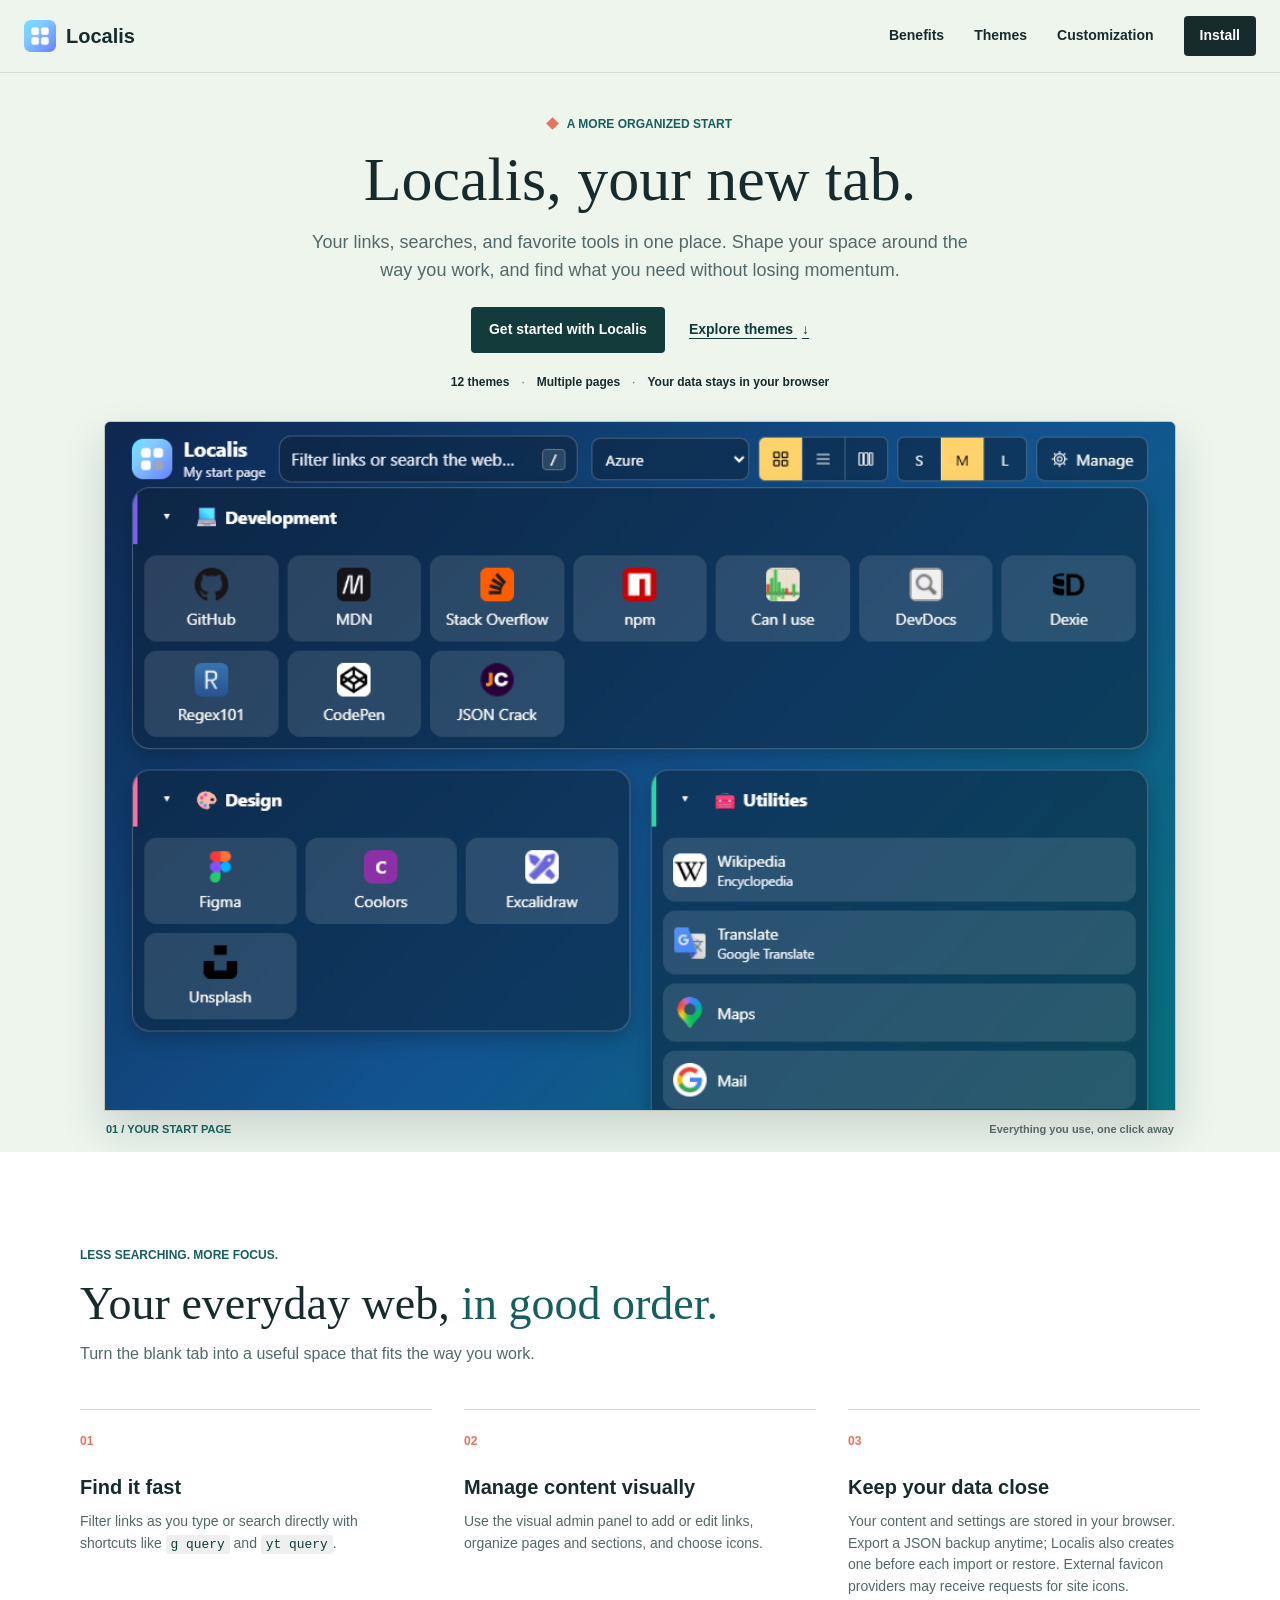
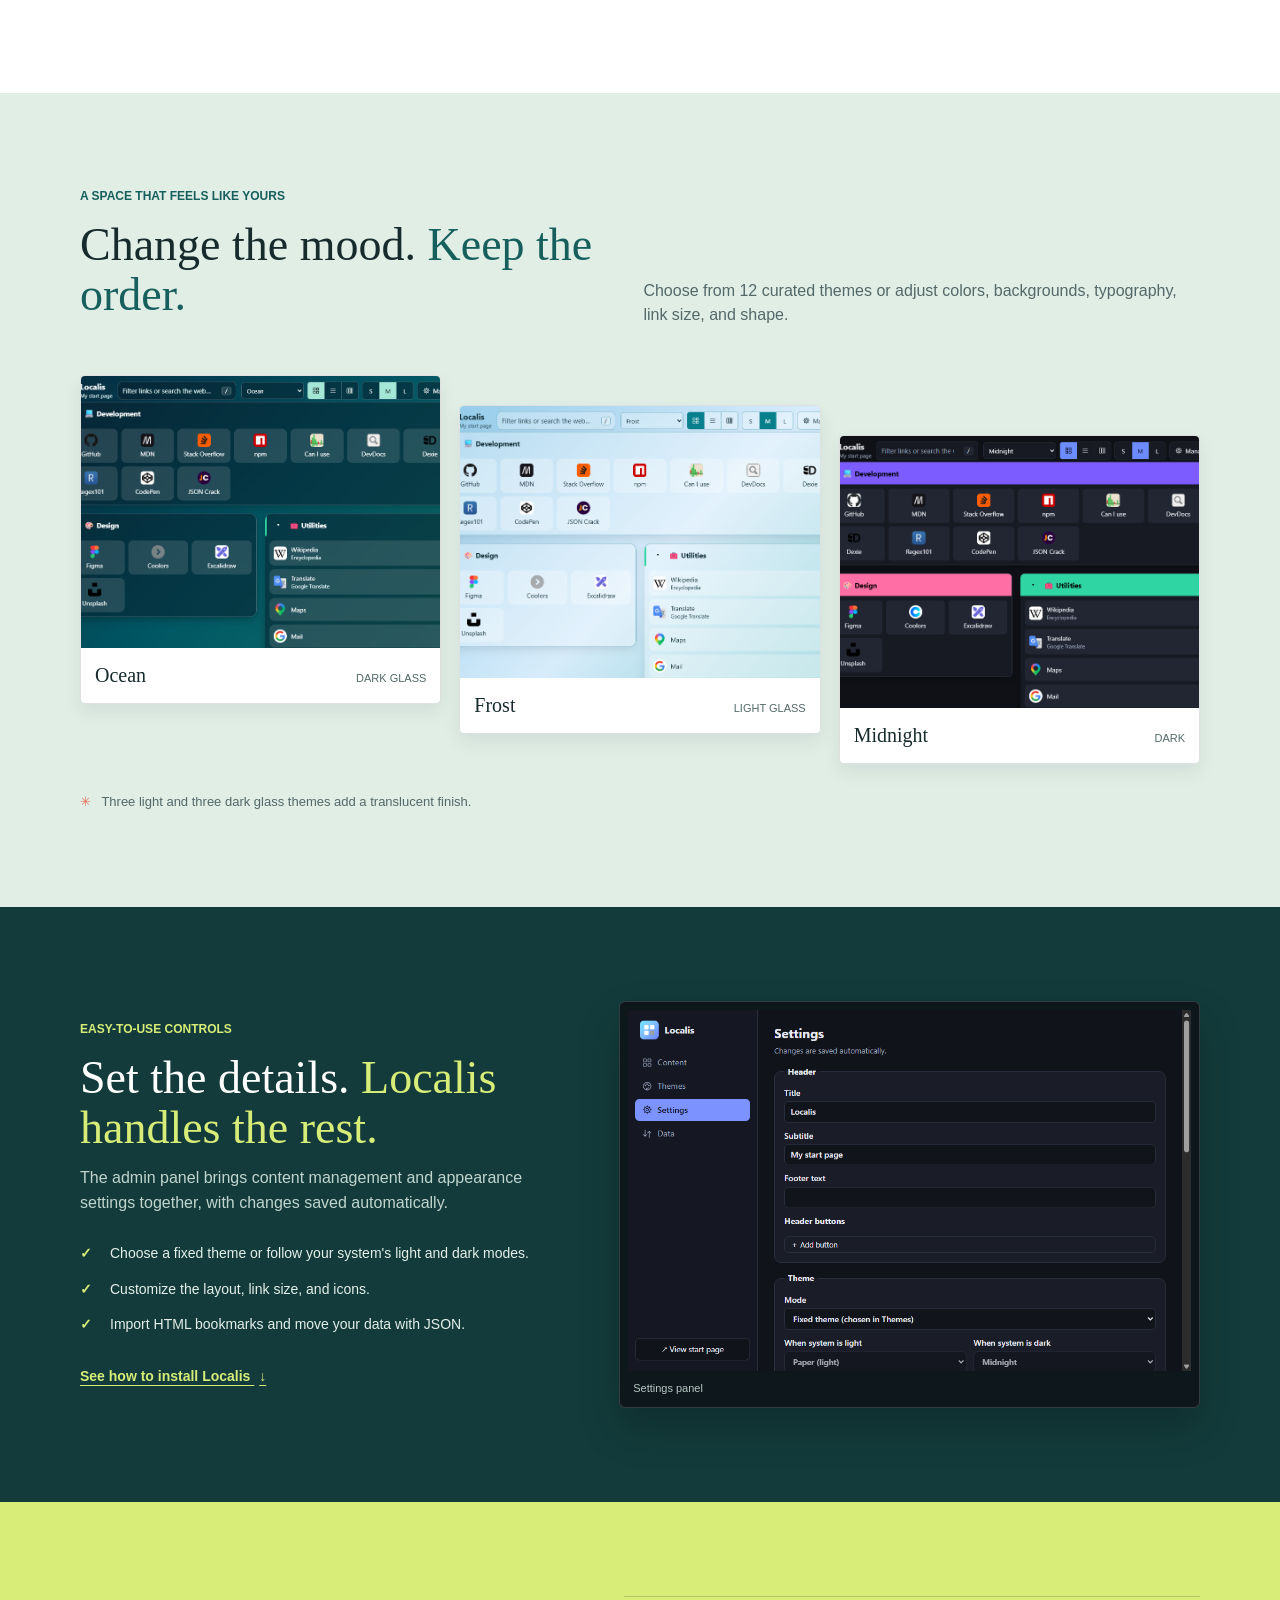
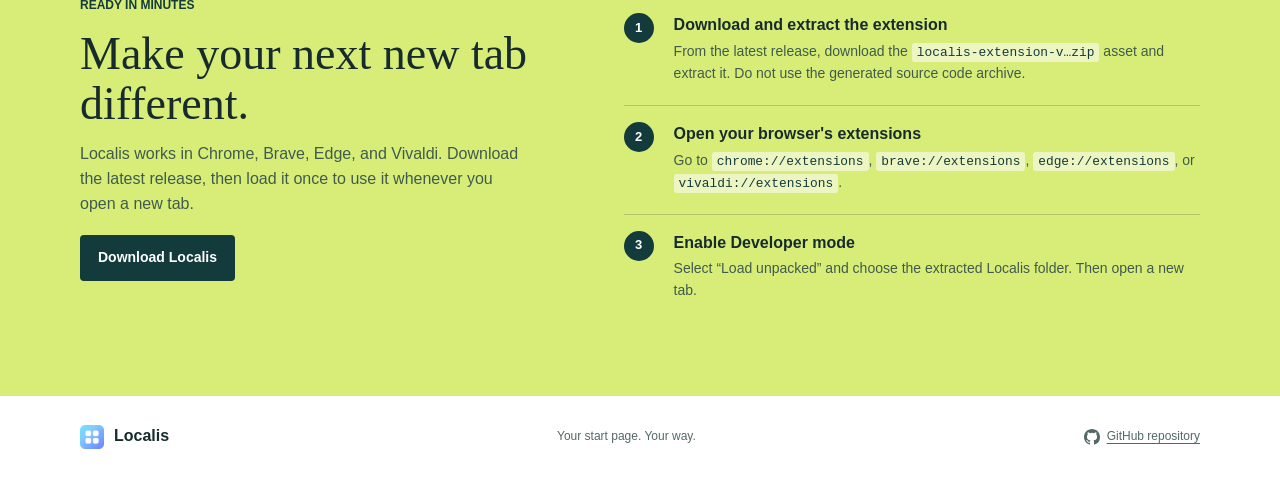
<file: index.html>
<!doctype html>
<html lang="en">
<head>
  <meta charset="utf-8">
  <meta name="viewport" content="width=device-width, initial-scale=1">
  <meta name="description" content="Localis turns every new tab into a personal space for your links, pages, and searches.">
  <meta name="theme-color" content="#edf5ed">
  <title>Localis | Your new tab, your way</title>
  <link rel="icon" href="icons/icon32.png">
  <link rel="stylesheet" href="css/landing.css">
</head>
<body>
  <a class="skip-link" href="#content">Skip to content</a>

  <header class="site-header">
    <div class="nav-wrap">
      <a class="brand" href="index.html" aria-label="Localis home">
        <img src="icons/icon48.png" alt="" width="32" height="32">
        <span>Localis</span>
      </a>
      <nav class="site-nav" aria-label="Main navigation">
        <a href="#benefits">Benefits</a>
        <a href="#themes">Themes</a>
        <a href="#settings">Customization</a>
        <a class="nav-cta" href="#installation">Install</a>
      </nav>
    </div>
  </header>

  <main id="content">
    <section class="hero" aria-labelledby="hero-title">
      <div class="container">
        <div class="hero-copy">
          <p class="eyebrow"><span class="eyebrow-mark"></span> A more organized start</p>
          <h1 id="hero-title">Localis, your new tab.</h1>
          <p class="hero-lede">Your links, searches, and favorite tools in one place. Shape your space around the way you work, and find what you need without losing momentum.</p>
          <div class="hero-actions">
            <a class="button button-primary" href="#installation">Get started with Localis</a>
            <a class="text-link" href="#themes">Explore themes <span aria-hidden="true">↓</span></a>
          </div>
          <p class="hero-proof"><strong>12 themes</strong><span>·</span><strong>Multiple pages</strong><span>·</span><strong>Your data stays in your browser</strong></p>
        </div>

        <figure class="hero-screen">
          <img src="assets/localis-glass.png" alt="Localis new tab with the Azure theme, search, sections, and shortcuts">
          <figcaption><span>01 / YOUR START PAGE</span><span>Everything you use, one click away</span></figcaption>
        </figure>
      </div>
    </section>

    <section class="benefits section-pad" id="benefits" aria-labelledby="benefits-title">
      <div class="container">
        <div class="section-heading">
          <p class="eyebrow">Less searching. More focus.</p>
          <h2 id="benefits-title">Your everyday web, <span>in good order.</span></h2>
          <p>Turn the blank tab into a useful space that fits the way you work.</p>
        </div>
        <div class="benefit-grid">
          <article class="benefit">
            <span class="benefit-number">01</span>
            <h3>Find it fast</h3>
            <p>Filter links as you type or search directly with shortcuts like <code>g query</code> and <code>yt query</code>.</p>
          </article>
          <article class="benefit">
            <span class="benefit-number">02</span>
            <h3>Manage content visually</h3>
            <p>Use the visual admin panel to add or edit links, organize pages and sections, and choose icons.</p>
          </article>
          <article class="benefit">
            <span class="benefit-number">03</span>
            <h3>Keep your data close</h3>
            <p>Your content and settings are stored in your browser. Export a JSON backup anytime; Localis also creates one before each import or restore. External favicon providers may receive requests for site icons.</p>
          </article>
        </div>
      </div>
    </section>

    <section class="themes section-pad" id="themes" aria-labelledby="themes-title">
      <div class="container">
        <div class="section-heading section-heading-inline">
          <div>
            <p class="eyebrow">A space that feels like yours</p>
            <h2 id="themes-title">Change the mood. <span>Keep the order.</span></h2>
          </div>
          <p>Choose from 12 curated themes or adjust colors, backgrounds, typography, link size, and shape.</p>
        </div>
        <div class="theme-gallery">
          <figure class="theme-shot theme-shot-ocean">
            <img src="assets/localis-ocean.png" alt="Localis with the Ocean theme in deep blue and turquoise" loading="lazy">
            <figcaption><span>Ocean</span><span>Dark glass</span></figcaption>
          </figure>
          <figure class="theme-shot theme-shot-arctic">
            <img src="assets/localis-arctic-glass.png" alt="Localis with the light Frost theme in shades of blue and turquoise" loading="lazy">
            <figcaption><span>Frost</span><span>Light glass</span></figcaption>
          </figure>
          <figure class="theme-shot theme-shot-midnight">
            <img src="assets/localis-midnight.png" alt="Localis with the dark Midnight theme" loading="lazy">
            <figcaption><span>Midnight</span><span>Dark</span></figcaption>
          </figure>
        </div>
        <p class="theme-note"><span aria-hidden="true">✳</span> Three light and three dark glass themes add a translucent finish.</p>
      </div>
    </section>

    <section class="settings section-pad" id="settings" aria-labelledby="settings-title">
      <div class="container settings-layout">
        <div class="settings-copy">
          <p class="eyebrow">Easy-to-use controls</p>
          <h2 id="settings-title">Set the details. <span>Localis handles the rest.</span></h2>
          <p>The admin panel brings content management and appearance settings together, with changes saved automatically.</p>
          <ul class="settings-list">
            <li><span class="check" aria-hidden="true">✓</span> Choose a fixed theme or follow your system's light and dark modes.</li>
            <li><span class="check" aria-hidden="true">✓</span> Customize the layout, link size, and icons.</li>
            <li><span class="check" aria-hidden="true">✓</span> Import HTML bookmarks and move your data with JSON.</li>
          </ul>
          <a class="text-link text-link-light" href="#installation">See how to install Localis <span aria-hidden="true">↓</span></a>
        </div>
        <figure class="settings-screen">
          <img src="assets/localis-settings.png" alt="Localis settings panel for configuring the header, theme, layout, and behavior" loading="lazy">
          <figcaption>Settings panel</figcaption>
        </figure>
      </div>
    </section>

    <section class="install section-pad" id="installation" aria-labelledby="install-title">
      <div class="container install-layout">
        <div>
          <p class="eyebrow">Ready in minutes</p>
          <h2 id="install-title">Make your next new tab different.</h2>
          <p class="install-description">Localis works in Chrome, Brave, Edge, and Vivaldi. Download the latest release, then load it once to use it whenever you open a new tab.</p>
          <a class="button button-primary" href="https://github.com/scaamanho/tabra/releases" target="_blank" rel="noopener noreferrer">Download Localis</a>
        </div>
        <ol class="install-steps">
          <li><span>1</span><div><strong>Download and extract the extension</strong><p>From the latest release, download the <code>localis-extension-v…zip</code> asset and extract it. Do not use the generated source code archive.</p></div></li>
          <li><span>2</span><div><strong>Open your browser's extensions</strong><p>Go to <code>chrome://extensions</code>, <code>brave://extensions</code>, <code>edge://extensions</code>, or <code>vivaldi://extensions</code>.</p></div></li>
          <li><span>3</span><div><strong>Enable Developer mode</strong><p>Select “Load unpacked” and choose the extracted Localis folder. Then open a new tab.</p></div></li>
        </ol>
      </div>
    </section>
  </main>

  <footer class="site-footer">
    <div class="container footer-inner">
      <a class="brand" href="index.html"><img src="icons/icon32.png" alt="" width="24" height="24"><span>Localis</span></a>
      <p>Your start page. Your way.</p>
      <a class="repo-link" href="https://github.com/scaamanho/tabra" target="_blank" rel="noopener noreferrer">
        <svg aria-hidden="true" viewBox="0 0 16 16"><path d="M8 0C3.58 0 0 3.58 0 8c0 3.54 2.29 6.53 5.47 7.59.4.07.55-.17.55-.38 0-.19-.01-.82-.01-1.49-2.01.37-2.53-.49-2.69-.94-.09-.23-.48-.94-.82-1.13-.28-.15-.68-.52-.01-.53.63-.01 1.08.58 1.23.82.72 1.21 1.87.87 2.33.66.07-.52.28-.87.51-1.07-1.78-.2-3.64-.89-3.64-3.95 0-.87.31-1.59.82-2.15-.08-.2-.36-1.02.08-2.12 0 0 .67-.21 2.2.82a7.65 7.65 0 0 1 4 0c1.53-1.04 2.2-.82 2.2-.82.44 1.1.16 1.92.08 2.12.51.56.82 1.27.82 2.15 0 3.07-1.87 3.75-3.65 3.95.29.25.54.73.54 1.48 0 1.07-.01 1.93-.01 2.2 0 .21.15.46.55.38A8.01 8.01 0 0 0 16 8c0-4.42-3.58-8-8-8Z"/></svg>
        <span>GitHub repository</span>
      </a>
    </div>
  </footer>
</body>
</html>
</file>
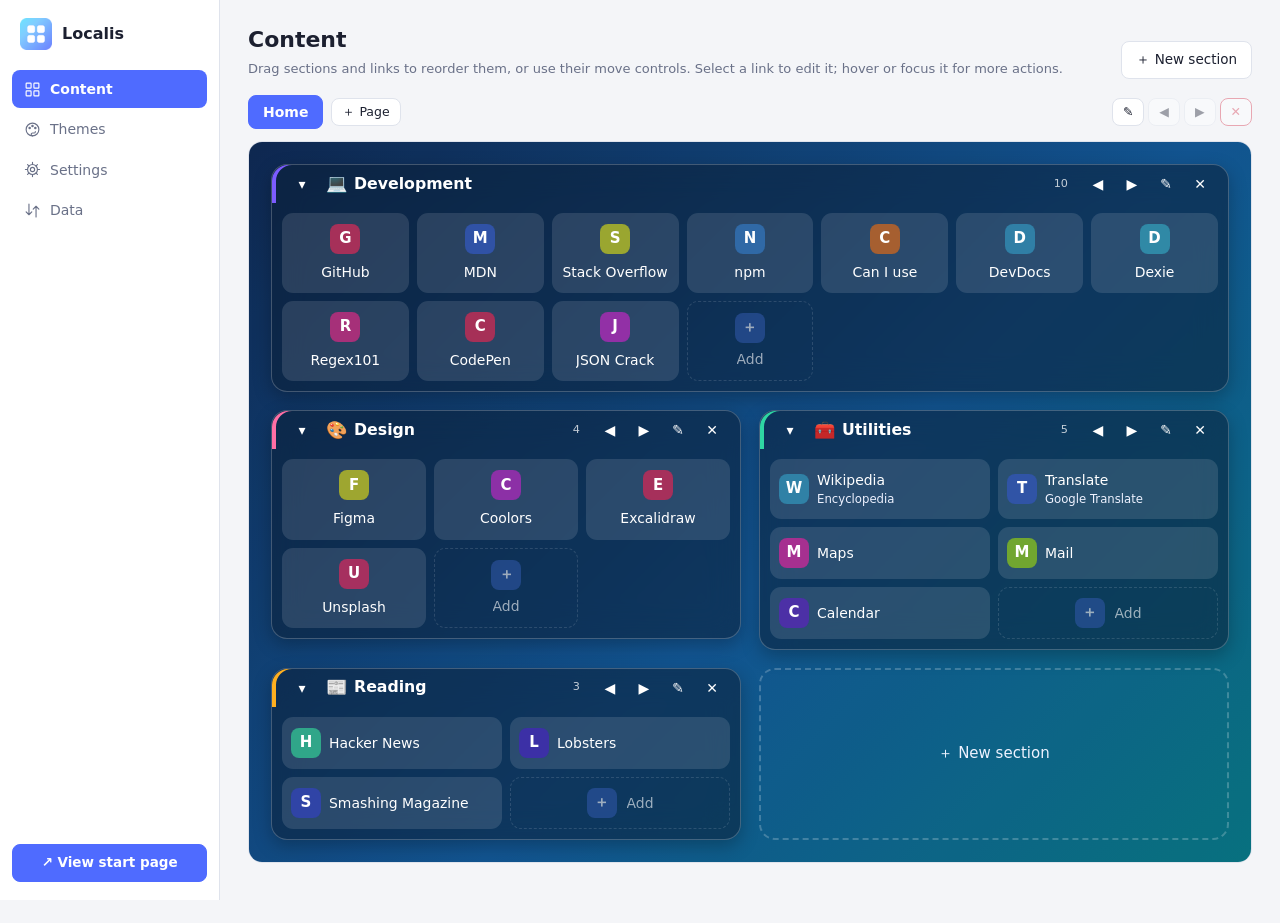
<file: admin.html>
<!doctype html>
<html lang="en">
<head>
  <meta charset="utf-8">
  <meta name="viewport" content="width=device-width, initial-scale=1">
  <title>Localis · Administration</title>
  <link rel="icon" href="icons/icon32.png">
  <link rel="stylesheet" href="css/base.css">
  <link rel="stylesheet" href="css/admin.css">
  <style id="preview-css"></style>
</head>
<body class="admin">
  <aside class="side">
    <div class="side-brand"><img src="icons/icon48.png" alt="" width="32" height="32"><strong>Localis</strong></div>
    <nav id="tabs">
      <button data-tab="dash" aria-current="page"><svg aria-hidden="true" viewBox="0 0 24 24"><rect x="3" y="3" width="7" height="7" rx="1"/><rect x="14" y="3" width="7" height="7" rx="1"/><rect x="3" y="14" width="7" height="7" rx="1"/><rect x="14" y="14" width="7" height="7" rx="1"/></svg> Content</button>
      <button data-tab="themes"><svg aria-hidden="true" viewBox="0 0 24 24"><circle cx="12" cy="12" r="9"/><circle cx="8" cy="10" r="1"/><circle cx="12" cy="7" r="1"/><circle cx="16" cy="10" r="1"/><path d="M12 21c-3-1-2-4 0-4h2a2 2 0 0 0 2-2"/></svg> Themes</button>
      <button data-tab="settings"><svg aria-hidden="true" viewBox="0 0 24 24"><circle cx="12" cy="12" r="3"/><circle cx="12" cy="12" r="7"/><path d="M12 2v3m0 14v3M2 12h3m14 0h3M5 5l2 2m10 10 2 2M19 5l-2 2M7 17l-2 2"/></svg> Settings</button>
      <button data-tab="data"><svg aria-hidden="true" viewBox="0 0 24 24"><path d="M7 3v15m-4-4 4 4 4-4M17 21V6m-4 4 4-4 4 4"/></svg> Data</button>
    </nav>
    <a class="btn primary side-link" id="open-newtab" href="newtab.html"><span aria-hidden="true">↗</span> View start page</a>
  </aside>

  <main>
    <!-- ======================= CONTENIDO ======================= -->
    <section class="tab" id="tab-dash">
      <div class="toolbar">
        <div>
          <h1>Content</h1>
          <p class="hint">Drag sections and links to reorder them, or use their move controls. Select a link to edit it; hover or focus it for more actions.</p>
        </div>
        <div class="toolbar-actions">
          <button class="btn" id="btn-add-section">＋ New section</button>
        </div>
      </div>
      <div class="page-bar">
        <nav id="page-tabs" class="page-tabs" aria-label="Pages"></nav>
        <button class="btn small" id="btn-page-add">＋ Page</button>
        <span class="page-tools">
          <button class="btn small" id="btn-page-edit" title="Rename / change page icon" aria-label="Edit page">✎</button>
          <button class="btn small" id="btn-page-left" title="Move left" aria-label="Move page left">◀</button>
          <button class="btn small" id="btn-page-right" title="Move right" aria-label="Move page right">▶</button>
          <button class="btn small danger" id="btn-page-del" title="Delete page" aria-label="Delete page">✕</button>
        </span>
      </div>
      <div class="scope dash-scope" id="dash-scope">
        <div class="dash-wrap"><div id="dash"></div></div>
      </div>
    </section>

    <!-- ======================= TEMAS ======================= -->
    <section class="tab" id="tab-themes" hidden>
      <div class="toolbar">
        <div>
          <h1>Themes</h1>
          <p class="hint">Themes define colors, background, typography, and shape. Customize a built-in theme to create your own copy.</p>
        </div>
        <div class="toolbar-actions">
          <button class="btn" id="btn-theme-import">Import theme…</button>
          <button class="btn primary" id="btn-theme-new">＋ New theme</button>
          <input type="file" id="theme-file" accept="application/json,.json" hidden>
        </div>
      </div>

      <div id="theme-list"></div>

      <div id="theme-editor" class="editor" hidden>
        <div class="editor-form">
          <div class="editor-head">
            <input id="theme-name" class="name-input" maxlength="60" placeholder="Theme name" aria-label="Theme name">
          </div>
          <div id="theme-fields"></div>
          <div class="editor-actions">
            <button class="btn" id="theme-cancel">Cancel</button>
            <button class="btn" id="theme-save">Save</button>
            <button class="btn primary" id="theme-save-apply">Save and activate</button>
          </div>
        </div>
        <div class="editor-preview">
          <h3>Live preview</h3>
          <div class="scope" id="theme-preview"><div class="dash-wrap"><div id="preview-dash"></div></div></div>
          <p class="hint">Custom CSS also applies in the preview (limited to this area).</p>
        </div>
      </div>
    </section>

    <!-- ======================= AJUSTES ======================= -->
    <section class="tab" id="tab-settings" hidden>
      <div class="toolbar"><div><h1>Settings</h1><p class="hint">Changes are saved automatically.</p></div></div>
      <form id="settings-form" class="cards" autocomplete="off">
        <fieldset class="card">
          <legend>Header</legend>
          <label>Title <input name="title" maxlength="80"></label>
          <label>Subtitle <input name="subtitle" maxlength="160"></label>
          <label>Footer text <input name="footer" maxlength="300"></label>
          <div class="sub">
            <strong>Header buttons</strong>
            <div id="header-links"></div>
            <button type="button" class="btn small" id="btn-add-hlink">＋ Add button</button>
          </div>
        </fieldset>

        <fieldset class="card">
          <legend>Theme</legend>
          <label>Mode
            <select name="themeMode"><option value="fixed">Fixed theme (chosen in Themes)</option><option value="system">Follow system (light / dark)</option></select>
          </label>
          <div class="row2">
            <label>When system is light <select name="themeLightId"></select></label>
            <label>When system is dark <select name="themeDarkId"></select></label>
          </div>
        </fieldset>

        <fieldset class="card">
          <legend>Appearance and behavior</legend>
          <div class="row2">
            <label>Layout
              <select name="layout"><option value="auto">Automatic grid</option><option value="vertical">Single column</option><option value="horizontal">Columns in a row</option></select>
            </label>
            <label>Link size
              <select name="itemSize"><option value="small">Small</option><option value="medium">Medium</option><option value="large">Large</option></select>
            </label>
          </div>
          <div class="row2">
            <label>Open links in
              <select name="openIn"><option value="same">Same tab</option><option value="new">New tab</option></select>
            </label>
            <label>Icons (favicons)
              <select name="faviconProvider">
                <option value="auto">Automatic</option>
                <option value="browser">Browser (Chrome/Edge, local)</option>
                <option value="duckduckgo">DuckDuckGo</option>
                <option value="google">Google</option>
                <option value="none">Letters only</option>
              </select>
            </label>
          </div>
          <label>Maximum width (px) <input name="maxWidth" type="number" min="600" max="4000" step="50"></label>
          <label class="check"><input name="showSearch" type="checkbox"> Show search</label>
        </fieldset>

        <fieldset class="card">
          <legend>Search</legend>
          <label>Default search engine <small>(use <code>%s</code> where the text goes)</small>
            <input name="searchEngine" placeholder="https://www.google.com/search?q=%s"></label>
          <label>Shortcuts <small>(one per line: <code>key url-with-%s</code>; type "key text" to use)</small>
            <textarea name="bangs" rows="6" spellcheck="false"></textarea></label>
        </fieldset>

        <fieldset class="card wide">
          <legend>Custom CSS (global)</legend>
          <textarea name="customCss" rows="7" spellcheck="false" placeholder=".item-title { letter-spacing: .02em; }"></textarea>
          <p class="hint">Applied on top of the active theme on the start page.</p>
        </fieldset>
      </form>
    </section>

    <!-- ======================= DATOS ======================= -->
    <section class="tab" id="tab-data" hidden>
      <div class="toolbar"><div><h1>Data</h1><p class="hint">Everything is stored in IndexedDB in your browser. Export a file to move your data to another device or keep an external backup.</p></div></div>
      <div class="cards">
        <div class="card">
          <h2>Export</h2>
          <label class="check"><input type="checkbox" id="exp-content" checked> Sections and links</label>
          <label class="check"><input type="checkbox" id="exp-settings" checked> Settings</label>
          <label class="check"><input type="checkbox" id="exp-themes" checked> Custom themes</label>
          <button class="btn primary" id="btn-export">Download JSON</button>
        </div>

        <div class="card">
          <h2>Import</h2>
          <input type="file" id="import-file" accept="application/json,.json">
          <div id="import-preview" hidden>
            <p id="import-summary" class="summary"></p>
            <ul id="import-warnings" class="warnings"></ul>
            <fieldset class="modes">
              <label class="check"><input type="radio" name="import-mode" value="merge" checked> <span><strong>Merge</strong> — adds to existing content and keeps your settings.</span></label>
              <label class="check"><input type="radio" name="import-mode" value="replace"> <span><strong>Replace</strong> — replaces the data included in the file, including settings.</span></label>
            </fieldset>
            <button class="btn primary" id="btn-import">Import</button>
            <button class="btn" id="btn-import-cancel">Cancel</button>
          </div>
          <hr>
          <h3>From browser bookmarks</h3>
          <p class="hint">Export bookmarks as HTML from your bookmark manager and upload them here. Each folder becomes a section.</p>
          <input type="file" id="bookmarks-file" accept=".html,.htm,text/html">
        </div>

        <div class="card wide">
          <div class="card-head">
            <h2>Automatic backups</h2>
            <button class="btn small" id="btn-backup-now">Create backup now</button>
          </div>
          <p class="hint">A backup is created before each import or restore. The latest 10 are kept.</p>
          <div id="backup-list"></div>
        </div>

        <div class="card wide danger">
          <h2>Danger zone</h2>
          <p class="hint">Delete everything and restore the sample data. A backup is created first.</p>
          <button class="btn danger" id="btn-reset">Reset to defaults</button>
        </div>
      </div>
    </section>
  </main>

  <!-- ======================= DIÁLOGOS ======================= -->
  <dialog id="dlg-item" aria-labelledby="item-dlg-title">
    <form id="form-item">
      <h3 id="item-dlg-title">Link</h3>
      <label>Title <input name="title" required maxlength="160"></label>
      <label>URL <input name="url" required placeholder="https://…" spellcheck="false"></label>
      <label>Description <input name="description" maxlength="300"></label>
      <div class="row2">
        <label>Section <select name="sectionId"></select></label>
        <label>Open in
          <select name="target"><option value="default">Use settings</option><option value="same">Same tab</option><option value="new">New tab</option></select>
        </label>
      </div>
      <fieldset>
        <legend>Icon</legend>
        <div class="icon-row">
          <div id="item-icon-preview" class="icon-preview"></div>
          <select name="iconType">
            <option value="favicon">Automatic (favicon)</option>
            <option value="emoji">Emoji / text</option>
            <option value="url">Image URL</option>
            <option value="upload">Upload image</option>
          </select>
          <input name="icon" placeholder="🚀" spellcheck="false">
          <button type="button" class="btn small" id="item-icon-file">Choose…</button>
          <input type="file" id="item-icon-input" accept="image/*" hidden>
        </div>
        <p class="hint">Leave Image URL empty to use the title's initial. Unavailable icons also use this initial.</p>
      </fieldset>
      <label>Tags <small>(for search only)</small> <input name="tags" maxlength="200"></label>
      <p class="form-error" id="item-error" hidden></p>
      <div class="actions"><button type="button" class="btn" data-close>Cancel</button><button class="btn primary">Save</button></div>
    </form>
  </dialog>

  <dialog id="dlg-move-item" aria-labelledby="move-item-title">
    <form id="form-move-item">
      <h3 id="move-item-title">Move link</h3>
      <label>Destination section <select name="sectionId"></select></label>
      <label>Position <select name="beforeItemId"></select></label>
      <p class="form-error" id="move-item-error" role="alert" hidden></p>
      <div class="actions"><button type="button" class="btn" data-close>Cancel</button><button class="btn primary">Move link</button></div>
    </form>
  </dialog>

  <dialog id="dlg-section" aria-labelledby="section-dlg-title">
    <form id="form-section">
      <h3 id="section-dlg-title">Section</h3>
      <label>Title <input name="title" required maxlength="120"></label>
      <label>Icon <small>(emoji or image URL)</small> <input name="icon" placeholder="💻" spellcheck="false"></label>
      <label>Page <select name="pageId"></select></label>
      <div>
        <span class="lbl">Header color</span>
        <div class="swatches" id="section-swatches"></div>
        <input type="color" name="color" aria-label="Custom color">
      </div>
      <div class="row2">
        <label>Width
          <select name="span"><option value="1">1 column</option><option value="2">2 columns</option><option value="3">3 columns</option></select>
        </label>
        <label>Display links as
          <select name="layout"><option value="grid">Icon grid</option><option value="list">List</option></select>
        </label>
      </div>
      <label class="check"><input type="checkbox" name="collapsed"> Collapsed by default</label>
      <div class="actions"><button type="button" class="btn" data-close>Cancel</button><button class="btn primary">Save</button></div>
    </form>
  </dialog>

  <dialog id="dlg-page" aria-labelledby="page-dlg-title">
    <form id="form-page">
      <h3 id="page-dlg-title">Page</h3>
      <div class="row2">
        <label>Title <input name="title" required maxlength="60"></label>
        <label>Icon <small>(emoji, optional)</small> <input name="icon" maxlength="8" placeholder="🏠"></label>
      </div>
      <div class="actions"><button type="button" class="btn" data-close>Cancel</button><button class="btn primary">Save</button></div>
    </form>
  </dialog>

  <div id="toast" role="status" aria-live="polite" hidden></div>
  <script type="module" src="js/admin.js"></script>
</body>
</html>
</file>
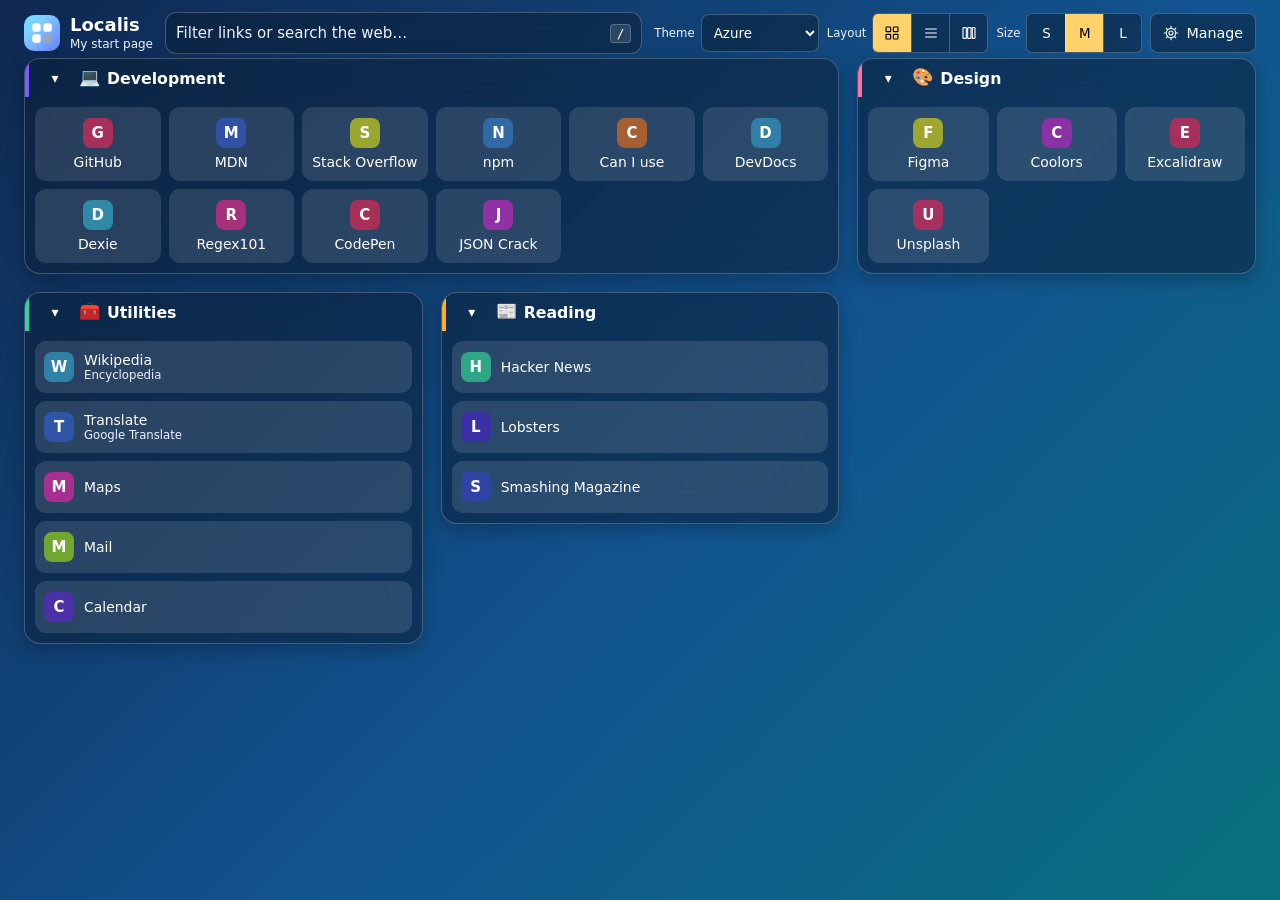
<file: newtab.html>
<!doctype html>
<html lang="en">
<head>
  <meta charset="utf-8">
  <meta name="viewport" content="width=device-width, initial-scale=1">
  <title>New tab</title>
  <link rel="icon" href="icons/icon32.png">
  <script src="js/boot.js"></script>
  <link rel="stylesheet" href="css/base.css">
  <link rel="stylesheet" href="css/newtab.css">
  <style id="theme-css"></style>
  <style id="user-css"></style>
</head>
<body class="scope">
  <a class="skip-link" href="#wrap">Skip to links</a>
  <header class="top">
    <div class="top-inner">
      <div class="brand">
        <img src="icons/icon48.png" alt="" width="36" height="36">
        <div><h1 id="title"></h1><p id="subtitle"></p></div>
      </div>
      <div class="bar">
        <label class="search" id="search-box">
          <span class="search-label">Search</span>
          <input id="q" type="search" autocomplete="off" spellcheck="false" placeholder="Filter links or search the web…">
          <kbd aria-hidden="true">/</kbd>
        </label>
        <div class="controls">
          <label class="ctl"><span>Theme</span><select id="theme-select"></select></label>
          <div class="ctl"><span id="layout-label">Layout</span>
            <div class="seg" id="layout-seg" role="group" aria-labelledby="layout-label">
              <button data-layout="auto" title="Automatic grid" aria-label="Automatic grid"><svg aria-hidden="true" viewBox="0 0 24 24"><rect x="3" y="3" width="7" height="7" rx="1"/><rect x="14" y="3" width="7" height="7" rx="1"/><rect x="3" y="14" width="7" height="7" rx="1"/><rect x="14" y="14" width="7" height="7" rx="1"/></svg></button>
              <button data-layout="vertical" title="Single column" aria-label="Single column"><svg aria-hidden="true" viewBox="0 0 24 24"><path d="M4 6h16M4 12h16M4 18h16"/></svg></button>
              <button data-layout="horizontal" title="Columns in a row" aria-label="Columns in a row"><svg aria-hidden="true" viewBox="0 0 24 24"><rect x="3" y="4" width="5" height="16" rx="1"/><rect x="10" y="4" width="5" height="16" rx="1"/><rect x="17" y="4" width="4" height="16" rx="1"/></svg></button>
            </div>
          </div>
          <div class="ctl"><span id="size-label">Size</span>
            <div class="seg" id="size-seg" role="group" aria-labelledby="size-label">
              <button data-size="small" title="Small" aria-label="Small links">S</button>
              <button data-size="medium" title="Medium" aria-label="Medium links">M</button>
              <button data-size="large" title="Large" aria-label="Large links">L</button>
            </div>
          </div>
          <button id="admin-btn" class="admin-btn" title="Manage"><svg aria-hidden="true" viewBox="0 0 24 24"><circle cx="12" cy="12" r="3"/><path d="M12 2v2m0 16v2M2 12h2m16 0h2M4.9 4.9l1.4 1.4m11.4 11.4 1.4 1.4m0-14.2-1.4 1.4M6.3 17.7l-1.4 1.4"/><circle cx="12" cy="12" r="7"/></svg><span>Manage</span></button>
        </div>
      </div>
      <nav id="header-links" class="hlinks" aria-label="Header links"></nav>
    </div>
    <nav id="page-tabs" class="ptabs" aria-label="Pages" hidden></nav>
  </header>

  <main class="dash-wrap" id="wrap" tabindex="-1">
    <div id="dash"></div>
    <div id="empty" class="empty" hidden>
      <p>There is nothing here yet.</p>
      <button class="admin-btn" data-open-admin>Create my first section</button>
    </div>
    <p id="no-results" class="empty" hidden>No matches. Press <kbd>Enter</kbd> to search the web.</p>
  </main>

  <footer id="footer"></footer>
  <script type="module" src="js/newtab.js"></script>
</body>
</html>
</file>
<file: css/landing.css>
:root {
  color-scheme: light;
  --ink: #172b2d;
  --muted: #536868;
  --paper: #edf5ed;
  --white: #ffffff;
  --line: #cbd9cf;
  --green: #175f5c;
  --green-dark: #133b3b;
  --lime: #d7ed78;
  --coral: #e9725d;
  --serif: Georgia, "Times New Roman", serif;
  --sans: "Avenir Next", Avenir, "Segoe UI", sans-serif;
}

* { box-sizing: border-box; }
html { scroll-behavior: smooth; }
body {
  margin: 0;
  background: var(--paper);
  color: var(--ink);
  font-family: var(--sans);
  font-size: 16px;
  line-height: 1.55;
}
img { display: block; max-width: 100%; }
a { color: inherit; }
a:focus-visible { outline: 3px solid currentColor; outline-offset: 3px; }
.container { width: min(1120px, calc(100% - 48px)); margin-inline: auto; }
.skip-link { position: absolute; top: -60px; left: 16px; z-index: 10; padding: 10px 14px; background: var(--ink); color: white; }
.skip-link:focus { top: 12px; }

.site-header { position: relative; z-index: 2; background: var(--paper); border-bottom: 1px solid rgba(23, 43, 45, .12); }
.nav-wrap { width: min(1280px, calc(100% - 48px)); min-height: 72px; margin-inline: auto; display: flex; align-items: center; justify-content: space-between; gap: 28px; }
.brand { display: inline-flex; align-items: center; gap: 10px; text-decoration: none; font-size: 20px; font-weight: 750; }
.brand img { width: 32px; height: 32px; }
.site-nav { display: flex; align-items: center; gap: 30px; font-size: 14px; font-weight: 650; }
.site-nav a { text-decoration: none; }
.site-nav a:not(.nav-cta):hover, .site-footer a:hover { color: var(--green); }
.nav-cta { padding: 9px 16px; background: var(--ink); color: var(--white); border-radius: 4px; }
.nav-cta:hover, .button-primary:hover { background: var(--green); }

.hero { padding: 42px 0 0; overflow: hidden; }
.hero-copy { max-width: 890px; margin: 0 auto 30px; text-align: center; }
.eyebrow { margin: 0 0 14px; color: var(--green); font-size: 12px; font-weight: 800; text-transform: uppercase; }
.eyebrow-mark { display: inline-block; width: 9px; height: 9px; margin-right: 7px; background: var(--coral); transform: rotate(45deg); }
h1, h2, h3, p { margin-top: 0; }
h1, h2 { font-family: var(--serif); font-weight: 500; letter-spacing: 0; }
h1 { max-width: 1100px; margin: 0 auto 18px; font-size: 62px; line-height: 1.02; }
h1 em { color: var(--green); font-weight: 500; }
.hero-lede { max-width: 670px; margin: 0 auto 22px; color: var(--muted); font-size: 18px; }
.hero-actions { display: flex; align-items: center; justify-content: center; gap: 24px; }
.button { display: inline-flex; min-height: 46px; align-items: center; justify-content: center; padding: 0 18px; border-radius: 4px; text-decoration: none; font-size: 14px; font-weight: 750; transition: background-color .18s ease, transform .18s ease; }
.button:hover { transform: translateY(-2px); }
.button-primary { background: var(--green-dark); color: white; }
.text-link { color: var(--green-dark); font-size: 14px; font-weight: 750; text-decoration-thickness: 1px; text-underline-offset: 4px; }
.text-link span { padding-left: 5px; }
.hero-proof { display: flex; justify-content: center; align-items: center; gap: 12px; margin: 20px 0 0; color: var(--muted); font-size: 12px; }
.hero-proof strong { color: var(--ink); font-weight: 750; }
.hero-screen { width: min(1120px, calc(100% - 48px)); margin: 0 auto; }
.hero-screen img { width: 100%; height: auto; border: 1px solid rgba(23, 43, 45, .22); border-radius: 6px 6px 0 0; box-shadow: 0 20px 44px rgba(23, 43, 45, .16); }
.hero-screen figcaption { display: flex; justify-content: space-between; padding: 10px 2px 14px; color: var(--muted); font-size: 11px; font-weight: 700; }
.hero-screen figcaption span:first-child { color: var(--green); }

.section-pad { padding: 94px 0; }
.benefits { background: var(--white); }
.section-heading { max-width: 660px; margin-bottom: 42px; }
.section-heading h2, .settings-copy h2, .install h2 { margin-bottom: 14px; font-size: 46px; line-height: 1.08; }
.section-heading h2 span { color: var(--green); }
.section-heading > p:last-child { max-width: 560px; margin-bottom: 0; color: var(--muted); }
.benefit-grid { display: grid; grid-template-columns: repeat(3, minmax(0, 1fr)); gap: 32px; }
.benefit { min-height: 190px; padding: 18px 22px 0 0; border-top: 1px solid var(--line); }
.benefit-number { color: var(--coral); font-size: 12px; font-weight: 800; }
.benefit h3 { margin: 19px 0 8px; font-size: 20px; letter-spacing: 0; }
.benefit p { max-width: 340px; margin: 0; color: var(--muted); font-size: 14px; }
code { padding: 2px 5px; background: rgba(23, 43, 45, .07); border-radius: 3px; color: var(--green-dark); font-size: .92em; }

.themes { background: #e1eee6; }
.section-heading-inline { max-width: none; display: flex; justify-content: space-between; align-items: end; gap: 50px; }
.section-heading-inline > p { max-width: 390px; padding-bottom: 5px; }
.theme-gallery { display: grid; grid-template-columns: repeat(3, minmax(0, 1fr)); gap: 18px; align-items: start; }
.theme-shot { min-width: 0; margin: 0; overflow: hidden; background: var(--white); border: 1px solid rgba(23, 43, 45, .14); border-radius: 5px; box-shadow: 0 8px 18px rgba(23, 43, 45, .08); }
.theme-shot img { width: 100%; aspect-ratio: 1.32 / 1; object-fit: cover; object-position: top center; }
.theme-shot figcaption { display: flex; justify-content: space-between; align-items: baseline; padding: 12px 14px; }
.theme-shot figcaption span:first-child { font-family: var(--serif); font-size: 20px; }
.theme-shot figcaption span:last-child { color: var(--muted); font-size: 11px; text-transform: uppercase; }
.theme-shot-arctic { margin-top: 30px; }
.theme-shot-midnight { margin-top: 60px; }
.theme-note { margin: 28px 0 0; color: var(--muted); font-size: 13px; }
.theme-note span { padding-right: 7px; color: var(--coral); }

.settings { background: var(--green-dark); color: white; }
.settings-layout { display: grid; grid-template-columns: .9fr 1.1fr; align-items: center; gap: 64px; }
.settings-copy .eyebrow { color: var(--lime); }
.settings-copy h2 { max-width: 500px; }
.settings-copy h2 span { color: var(--lime); }
.settings-copy > p:not(.eyebrow) { max-width: 460px; color: #c1d5cf; }
.settings-list { display: grid; gap: 14px; margin: 27px 0 28px; padding: 0; list-style: none; }
.settings-list li { display: grid; grid-template-columns: 20px 1fr; gap: 10px; color: #e4efea; font-size: 14px; }
.check { color: var(--lime); font-weight: 800; }
.text-link-light { color: var(--lime); }
.settings-screen { margin: 0; padding: 8px; background: #0e171c; border: 1px solid rgba(255, 255, 255, .16); border-radius: 6px; box-shadow: 0 20px 40px rgba(0, 0, 0, .22); }
.settings-screen img { width: 100%; height: auto; }
.settings-screen figcaption { padding: 9px 5px 2px; color: #b6c9c3; font-size: 11px; }

.install { background: var(--lime); }
.install-layout { display: grid; grid-template-columns: .9fr 1.1fr; gap: 72px; align-items: start; }
.install .eyebrow { color: var(--green-dark); }
.install h2 { max-width: 460px; }
.install-description { max-width: 440px; margin-bottom: 18px; color: #405b4e; }
.install-steps { display: grid; gap: 20px; margin: 0; padding: 0; list-style: none; }
.install-steps li { display: grid; grid-template-columns: 36px 1fr; gap: 14px; align-items: start; padding-top: 16px; border-top: 1px solid rgba(23, 43, 45, .2); }
.install-steps li > span { display: grid; width: 30px; aspect-ratio: 1; place-items: center; background: var(--green-dark); border-radius: 50%; color: white; font-size: 13px; font-weight: 750; }
.install-steps strong { display: block; margin-bottom: 3px; }
.install-steps p { margin: 0; color: #405b4e; font-size: 14px; }
.install code { background: rgba(255, 255, 255, .55); }

.site-footer { background: var(--white); }
.footer-inner { min-height: 82px; display: flex; align-items: center; justify-content: space-between; gap: 20px; }
.footer-inner .brand { font-size: 16px; }
.footer-inner .brand img { width: 24px; height: 24px; }
.footer-inner p, .footer-inner > a:last-child { margin: 0; color: var(--muted); font-size: 12px; }
.footer-inner > a:last-child { text-underline-offset: 3px; }
.repo-link { display: inline-flex; align-items: center; gap: 7px; }
.repo-link svg { width: 16px; height: 16px; fill: currentColor; }

@media (max-width: 760px) {
  .container, .nav-wrap { width: min(100% - 36px, 560px); }
  .nav-wrap { min-height: 64px; gap: 8px 14px; flex-wrap: wrap; padding-block: 12px; }
  .site-nav { gap: 12px; font-size: 12px; flex-wrap: wrap; }
  .nav-cta { padding: 8px 11px; }
  .hero { padding-top: 34px; }
  .hero-copy { margin-bottom: 25px; }
  h1 { font-size: 48px; }
  .hero-lede { font-size: 16px; }
  .hero-screen { width: calc(100% - 24px); }
  .section-pad { padding: 68px 0; }
  .section-heading h2, .settings-copy h2, .install h2 { font-size: 38px; }
  .benefit-grid { grid-template-columns: 1fr; gap: 18px; }
  .benefit { min-height: 0; padding: 15px 0 4px; }
  .benefit h3 { margin-top: 10px; }
  .section-heading-inline { display: block; }
  .section-heading-inline > p { margin-top: 18px; }
  .theme-gallery { grid-template-columns: 1fr 1fr; gap: 12px; }
  .theme-shot-arctic, .theme-shot-midnight { margin-top: 0; }
  .theme-shot-midnight { grid-column: 1 / -1; width: calc(50% - 6px); }
  .theme-shot img { aspect-ratio: 1.2 / 1; }
  .settings-layout, .install-layout { grid-template-columns: 1fr; gap: 38px; }
  .settings-screen { width: min(100%, 520px); margin-inline: auto; }
}

@media (max-width: 430px) {
  .container, .nav-wrap { width: calc(100% - 28px); }
  .brand { font-size: 18px; }
  .site-nav { gap: 11px; }
  h1 { font-size: 42px; }
  .hero-proof { flex-wrap: wrap; gap: 7px; font-size: 11px; }
  .hero-screen { width: calc(100% - 14px); }
  .hero-screen figcaption { gap: 14px; font-size: 9px; }
  .theme-gallery { grid-template-columns: 1fr; }
  .theme-shot-midnight { grid-column: auto; width: 100%; }
  .theme-shot img { aspect-ratio: 1.45 / 1; }
  .footer-inner { flex-wrap: wrap; padding-block: 18px; }
  .footer-inner p { order: 2; width: 100%; }
}

@media (prefers-reduced-motion: reduce) {
  html { scroll-behavior: auto; }
  *, *::before, *::after { transition-duration: .01ms !important; }
}
</file>
<file: css/base.css>
/* Estilos del tablero. Todo se alimenta de variables CSS generadas por el motor de temas. */
[hidden] { display: none !important; }

.scope {
  position: relative;
  isolation: isolate;
  color: var(--text);
  font-family: var(--font);
  font-size: var(--font-size);
}
.scope::before {
  content: '';
  position: absolute;
  inset: -2%;
  z-index: -1;
  background: linear-gradient(var(--overlay), var(--overlay)), var(--bg-image) center / cover no-repeat, var(--bg);
  filter: blur(var(--bg-blur));
  pointer-events: none;
}
body.scope::before { position: fixed; }

.dash-wrap { container-type: inline-size; }

/* ---------- rejilla de secciones ---------- */
.dash { --cols: 1; display: grid; grid-template-columns: repeat(var(--cols), minmax(0, 1fr)); gap: var(--gap); align-items: start; }
@container (min-width: 720px)  { .dash { --cols: 2; } }
@container (min-width: 1080px) { .dash { --cols: 3; } }
@container (min-width: 1500px) { .dash { --cols: 4; } }

.sec { grid-column: span 1; }
@container (min-width: 720px)  { .sec[data-span="2"], .sec[data-span="3"] { grid-column: span 2; } }
@container (min-width: 1080px) { .sec[data-span="3"] { grid-column: span 3; } }

.dash[data-layout="vertical"] { grid-template-columns: minmax(0, 1fr); }
.dash[data-layout="vertical"] .sec { grid-column: 1 / -1 !important; }
.dash[data-layout="horizontal"] { display: flex; flex-wrap: nowrap; overflow-x: auto; padding-bottom: 8px; }
.dash[data-layout="horizontal"] .sec { flex: 1 0 300px; }

/* ---------- sección ---------- */
.sec {
  background: var(--surface);
  backdrop-filter: blur(var(--surface-blur));
  -webkit-backdrop-filter: blur(var(--surface-blur));
  border: 1px solid var(--border);
  border-radius: var(--radius);
  box-shadow: var(--shadow);
  overflow: hidden;
}
.sec-head {
  display: flex; align-items: center; gap: 8px;
  padding: 3px 12px;
  background: var(--sec-color); color: var(--sec-text);
  font-family: var(--font-heading);
  user-select: none;
}
.sec-title { margin: 0; font-size: 1.05em; font-weight: 700; flex: 1; min-width: 0; overflow: hidden; text-overflow: ellipsis; white-space: nowrap; }
.sec-head .ico-emoji { font-size: 1.15em; line-height: 1; }
.sec-head .ico-img { width: 20px; height: 20px; }
.chev {
  all: unset; box-sizing: border-box; cursor: pointer; display: grid; place-items: center; min-width: 32px; min-height: 32px; text-align: center; font-size: 14px; line-height: 1;
  transition: transform .15s;
}
.chev:focus-visible { outline: 2px solid currentColor; outline-offset: -2px; }
.sec.collapsed .chev { transform: rotate(-90deg); }
.sec.collapsed .sec-body { display: none; }
.filtering .sec.collapsed .sec-body { display: grid; }
.filtering .sec.collapsed .chev { transform: none; }
.filtering .chev { cursor: default; }
.sec.collapsed .sec-head { border-bottom: 0; }

[data-sec-style="outline"] .sec-head { background: transparent; color: var(--text); border-bottom: 2px solid var(--sec-color); }
[data-sec-style="minimal"] .sec-head { background: transparent; color: var(--text); box-shadow: inset 4px 0 0 var(--sec-color); padding-left: 14px; }
[data-sec-style="minimal"] .chev { color: var(--text); }

/* ---------- items ---------- */
.sec-body { display: grid; gap: 8px; padding: 10px; }
.dash { --item-w: 118px; --ico: 30px; }
.dash[data-size="small"]  { --item-w: 88px;  --ico: 22px; font-size: .9em; }
.dash[data-size="large"]  { --item-w: 150px; --ico: 42px; }

.items-grid { grid-template-columns: repeat(auto-fill, minmax(min(100%, var(--item-w)), 1fr)); }
.items-list { grid-template-columns: repeat(auto-fill, minmax(min(100%, 220px), 1fr)); }

.item {
  all: unset; box-sizing: border-box;
  position: relative; display: flex; align-items: center; gap: 10px;
  min-width: 0; cursor: pointer;
  padding: 10px 8px; border-radius: calc(var(--radius) * .7);
  background: var(--item); color: var(--text);
  border: 1px solid transparent;
  transition: background .12s, transform .12s, border-color .12s;
}
.item:hover, .item:focus-visible { background: var(--item-hover); border-color: var(--accent); transform: translateY(-1px); }
.item:focus-visible { outline: 2px solid var(--accent); outline-offset: 1px; }
.items-grid .item { flex-direction: column; justify-content: center; text-align: center; gap: 6px; min-height: calc(var(--ico) + 42px); }
.item-text { display: flex; flex-direction: column; min-width: 0; }
.items-grid .item-text { align-items: center; max-width: 100%; }
.item-title { overflow: hidden; text-overflow: ellipsis; white-space: nowrap; max-width: 100%; font-size: .93em; }
.item-desc { color: var(--muted); font-size: .78em; overflow: hidden; text-overflow: ellipsis; white-space: nowrap; max-width: 100%; }
.item:hover .item-desc, .item:focus-visible .item-desc { color: var(--text); }
.items-grid .item-desc { display: none; }

/* ---------- iconos ---------- */
.ico { flex: none; width: var(--ico, 30px); height: var(--ico, 30px); display: inline-grid; place-items: center; }
.sec-head .ico { --ico: 20px; width: 20px; height: 20px; }
.ico-img { object-fit: contain; border-radius: 6px; }
.ico-emoji { font-size: calc(var(--ico, 30px) * .8); line-height: 1; }
.ico-letter {
  border-radius: 8px; font-weight: 700; font-size: calc(var(--ico, 30px) * .5);
  background: hsl(var(--h, 220) 55% 42%); color: #fff;
}

/* ---------- modo edición ---------- */
.is-edit .item { cursor: grab; }
.is-edit .item:hover { transform: none; }
/* `all: unset` elimina el -webkit-user-drag que el navegador pone a [draggable]; se restaura aquí. */
.item[draggable="true"] { -webkit-user-drag: element; user-select: none; }
.is-edit .item-add { cursor: pointer; }
.is-edit .sec-head { cursor: grab; }
.item.sel { background: var(--item-hover); border-color: var(--accent); box-shadow: 0 0 0 2px color-mix(in srgb, var(--accent) 45%, transparent); }
.sec-page { font-size: .72em; font-weight: 500; opacity: .75; padding: 1px 8px; border-radius: 99px; background: rgba(0, 0, 0, .18); }
.item-edit { all: unset; box-sizing: border-box; display: flex; align-items: center; gap: 8px; min-width: 0; width: 100%; cursor: pointer; }
.item-edit:focus-visible { outline: 2px solid var(--text); outline-offset: 2px; }
.items-grid .item-edit { flex-direction: column; text-align: center; }
.item-actions { display: flex; gap: 3px; flex-wrap: wrap; justify-content: center; }
.is-edit .item { flex-wrap: wrap; }
.is-edit .items-list .item-edit { flex: 1 1 120px; }
.sec-actions { display: flex; gap: 2px; flex-wrap: wrap; }
.sec-count { font-size: .75em; opacity: .75; padding: 0 6px; }
.mini {
  all: unset; box-sizing: border-box; cursor: pointer; display: inline-grid; place-items: center; min-width: 32px; min-height: 32px; font-size: 14px; line-height: 1; padding: 4px; border-radius: 6px;
  background: rgba(0, 0, 0, .35); color: #fff;
}
.sec-head .mini { background: rgba(0, 0, 0, .22); color: inherit; }
.mini:hover { background: rgba(0, 0, 0, .6); }
.mini:focus-visible { outline: 2px solid var(--accent); }
.item-add { opacity: .6; border: 1px dashed var(--border); background: transparent; justify-content: center; cursor: pointer; }
.item-add:hover { opacity: 1; }
.items-list .item-add { flex-direction: row; }
.sec-add {
  all: unset; box-sizing: border-box; cursor: pointer; text-align: center; padding: 28px 12px;
  border: 2px dashed var(--border); border-radius: var(--radius); color: var(--muted); align-self: stretch;
}
.sec-add:hover { color: var(--text); border-color: var(--accent); }
.dragging { opacity: .35; }
.drop-before { box-shadow: -3px 0 0 var(--accent); }
.drop-after { box-shadow: 3px 0 0 var(--accent); }
.drop-before.v { box-shadow: 0 -3px 0 var(--accent); }
.drop-after.v { box-shadow: 0 3px 0 var(--accent); }
.drop-into { outline: 2px dashed var(--accent); outline-offset: -4px; }
@media (pointer: coarse) {
  .mini, .chev { min-width: 44px; min-height: 44px; }
}
@media (prefers-reduced-motion: reduce) {
  .scope *, .scope *::before, .scope *::after { transition-duration: .01ms !important; }
}
</file>
<file: css/admin.css>
/* Cromo del panel de administración (neutro, claro/oscuro según el sistema). El tablero usa el tema activo. */
:root {
  --a-bg: #f4f5f8; --a-panel: #fff; --a-side: #fff; --a-text: #1c2030; --a-muted: #6a7188;
  --a-border: #dfe3ec; --a-accent: #4f6bff; --a-accent-text: #fff; --a-danger: #d6334a; --a-input: #fff;
  color-scheme: light;
}
@media (prefers-color-scheme: dark) {
  :root {
    --a-bg: #11131a; --a-panel: #1a1d27; --a-side: #151822; --a-text: #e7e9f2; --a-muted: #98a0b8;
    --a-border: #2b3040; --a-accent: #7c93ff; --a-accent-text: #0e1220; --a-danger: #ff6b81; --a-input: #12141c;
    color-scheme: dark;
  }
}
* { box-sizing: border-box; }
body.admin { margin: 0; display: grid; grid-template-columns: 220px 1fr; min-height: 100vh; background: var(--a-bg); color: var(--a-text); font: 14px/1.45 system-ui, -apple-system, "Segoe UI", Roboto, sans-serif; }

.side { background: var(--a-side); border-right: 1px solid var(--a-border); padding: 18px 12px; display: flex; flex-direction: column; gap: 14px; position: sticky; top: 0; height: 100vh; }
.side-brand { display: flex; align-items: center; gap: 10px; padding: 0 8px 6px; font-size: 16px; }
.side nav { display: flex; flex-direction: column; gap: 2px; }
.side nav button { all: unset; cursor: pointer; display: flex; align-items: center; gap: 9px; padding: 9px 12px; border-radius: 8px; color: var(--a-muted); }
.side nav svg { flex: none; width: 17px; height: 17px; fill: none; stroke: currentColor; stroke-width: 1.6; stroke-linecap: round; stroke-linejoin: round; }
.side nav button:hover { background: var(--a-bg); color: var(--a-text); }
.side nav button[aria-current="page"] { background: var(--a-accent); color: var(--a-accent-text); font-weight: 600; }
.side nav button:focus-visible, .btn:focus-visible { outline: 2px solid var(--a-accent); outline-offset: 2px; }

main { padding: 24px 28px 60px; min-width: 0; }
.toolbar { display: flex; justify-content: space-between; align-items: flex-end; gap: 16px; margin-bottom: 16px; flex-wrap: wrap; }
h1 { margin: 0; font-size: 22px; }
h2 { margin: 0 0 10px; font-size: 15px; }
h3 { margin: 0 0 8px; font-size: 14px; }
.hint { margin: 4px 0 0; color: var(--a-muted); font-size: 13px; }
.toolbar-actions { display: flex; gap: 8px; }

.btn {
  all: unset; box-sizing: border-box; cursor: pointer; padding: 8px 14px; border-radius: 8px; font-size: 13.5px;
  background: var(--a-panel); border: 1px solid var(--a-border); color: var(--a-text); white-space: nowrap;
}
.btn:hover { border-color: var(--a-accent); }
.btn.primary { background: var(--a-accent); border-color: var(--a-accent); color: var(--a-accent-text); font-weight: 600; }
.btn.small { padding: 4px 10px; font-size: 12.5px; }
.btn.danger { color: var(--a-danger); border-color: var(--a-danger); }
.btn.danger:hover { background: var(--a-danger); color: #fff; }
.btn.side-link { margin-top: auto; text-align: center; }

input, select, textarea {
  font: inherit; color: var(--a-text); background: var(--a-input); border: 1px solid var(--a-border);
  border-radius: 8px; padding: 7px 10px; width: 100%;
}
input:focus, select:focus, textarea:focus { outline: 2px solid var(--a-accent); outline-offset: 0; border-color: transparent; }
input[type="checkbox"], input[type="radio"] { width: auto; }
input[type="color"] { padding: 2px; height: 34px; width: 56px; cursor: pointer; }
input[type="range"] { padding: 0; }
textarea { resize: vertical; font-family: ui-monospace, Consolas, monospace; font-size: 12.5px; }
label { display: flex; flex-direction: column; gap: 4px; font-weight: 500; }
label small { color: var(--a-muted); font-weight: 400; }
label.check { flex-direction: row; align-items: flex-start; gap: 8px; font-weight: 400; }
.lbl { display: block; font-weight: 500; margin-bottom: 4px; }
.row2 { display: grid; grid-template-columns: 1fr 1fr; gap: 12px; }
code { background: var(--a-bg); padding: 1px 5px; border-radius: 4px; }

.dash-scope { padding: 22px; border-radius: 14px; border: 1px solid var(--a-border); overflow: hidden; min-height: 400px; }
.dash-scope .dash-wrap { max-width: max(0px, calc(var(--max-w, 1500px) - 48px)); margin-inline: auto; }

@media (hover: hover) and (pointer: fine) {
  .dash-scope .is-edit .sec { overflow: visible; }
  .dash-scope .is-edit .sec:hover, .dash-scope .is-edit .sec:focus-within { position: relative; z-index: 1; }
  .dash-scope .is-edit .sec-head { border-radius: var(--radius) var(--radius) 0 0; }
  .dash-scope .is-edit .sec.collapsed .sec-head { border-radius: var(--radius); }
  .dash-scope .is-edit .item:hover, .dash-scope .is-edit .item:focus-within { z-index: 1; }
  .dash-scope .item-actions {
    position: absolute; right: 0; bottom: calc(100% - 4px); flex-wrap: nowrap;
    padding: 3px; border-radius: 8px; background: var(--a-panel); border: 1px solid var(--a-border);
    box-shadow: 0 4px 12px rgba(0, 0, 0, .2); opacity: 0; pointer-events: none;
  }
  .dash-scope .item:hover .item-actions, .dash-scope .item:focus-within .item-actions { opacity: 1; pointer-events: auto; }
  .dash-scope .sec-head .mini { background: transparent; }
  .dash-scope .sec-head .mini:hover { background: rgba(0, 0, 0, .25); }
}

/* tarjetas y formularios */
.cards { display: grid; grid-template-columns: repeat(auto-fit, minmax(min(100%, 360px), 1fr)); gap: 16px; align-items: start; }
.card { background: var(--a-panel); border: 1px solid var(--a-border); border-radius: 12px; padding: 16px; display: flex; flex-direction: column; gap: 12px; margin: 0; min-width: 0; }
.card.wide { grid-column: 1 / -1; }
.card legend { font-weight: 700; padding: 0 6px; }
.card-head { display: flex; justify-content: space-between; align-items: center; }
.card.danger { border-color: color-mix(in srgb, var(--a-danger) 45%, var(--a-border)); }
hr { border: 0; border-top: 1px solid var(--a-border); margin: 6px 0; width: 100%; }
.sub { display: flex; flex-direction: column; gap: 8px; }
.hlink-row { display: grid; grid-template-columns: 1fr 1.6fr 44px 32px; gap: 6px; align-items: center; }
.hlink-row input[type="color"] { width: 44px; }

.summary { font-weight: 600; margin: 0; }
.warnings { margin: 0; padding-left: 18px; color: var(--a-muted); }
.modes { border: 0; padding: 0; margin: 0; display: flex; flex-direction: column; gap: 8px; }
#import-preview { display: flex; flex-direction: column; gap: 10px; align-items: flex-start; }
#import-preview .btn + .btn { margin-left: 0; }

.backup-row { display: flex; align-items: center; gap: 10px; padding: 8px 0; border-top: 1px solid var(--a-border); }
.backup-row:first-child { border-top: 0; }
.backup-row .grow { flex: 1; min-width: 0; }
.backup-row small { color: var(--a-muted); display: block; }

/* diálogos */
dialog { border: 1px solid var(--a-border); border-radius: 14px; padding: 0; background: var(--a-panel); color: var(--a-text); width: min(520px, 94vw); max-height: 90vh; overflow-y: auto; }
dialog::backdrop { background: rgba(0, 0, 0, .5); backdrop-filter: blur(2px); }
dialog form { display: flex; flex-direction: column; gap: 12px; padding: 20px; }
dialog fieldset { border: 1px solid var(--a-border); border-radius: 10px; padding: 10px 12px 12px; margin: 0; }
dialog legend { padding: 0 6px; color: var(--a-muted); }
.actions { display: flex; justify-content: flex-end; gap: 8px; margin-top: 4px; }
.form-error { color: var(--a-danger); margin: 0; }
.icon-row { display: grid; grid-template-columns: 40px 1fr; gap: 8px; align-items: center; }
.icon-row input[name="icon"] { grid-column: 1 / -1; }
.icon-row .btn { grid-column: 1 / -1; justify-self: start; }
.icon-preview { --ico: 32px; width: 40px; height: 40px; display: grid; place-items: center; background: var(--a-bg); border-radius: 8px; }
.icon-preview .ico { --ico: 28px; width: 28px; height: 28px; }
.swatches { display: flex; gap: 6px; flex-wrap: wrap; margin-bottom: 8px; }
.swatches button { all: unset; cursor: pointer; width: 26px; height: 26px; border-radius: 50%; border: 2px solid transparent; background: var(--c); }
.swatches button:hover, .swatches button[aria-pressed="true"] { border-color: var(--a-text); }

/* temas */
.theme-grid { display: grid; grid-template-columns: repeat(auto-fill, minmax(230px, 1fr)); gap: 14px; margin-bottom: 20px; }
.theme-card { background: var(--a-panel); border: 1px solid var(--a-border); border-radius: 12px; overflow: hidden; display: flex; flex-direction: column; }
.theme-card[data-active="true"] { border-color: var(--a-accent); box-shadow: 0 0 0 2px var(--a-accent); }
.theme-swatch { height: 78px; display: grid; grid-template-columns: 1fr 1fr 1fr; gap: 6px; padding: 10px; background: var(--bg); background-size: cover; }
.theme-swatch i { border-radius: calc(var(--r, 8px) * .6); background: var(--s); border: 1px solid rgba(128, 128, 128, .25); }
.theme-swatch i:nth-child(1) { grid-row: span 2; background: var(--a); }
.theme-info { padding: 10px 12px 4px; display: flex; align-items: center; gap: 8px; }
.theme-info strong { flex: 1; min-width: 0; overflow: hidden; text-overflow: ellipsis; white-space: nowrap; }
.badge { font-size: 11px; padding: 1px 7px; border-radius: 99px; background: var(--a-bg); color: var(--a-muted); border: 1px solid var(--a-border); }
.badge.on { background: var(--a-accent); color: var(--a-accent-text); border-color: transparent; }
.theme-actions { padding: 8px 12px 12px; display: flex; flex-wrap: wrap; gap: 6px; }

.editor { display: grid; grid-template-columns: minmax(320px, 420px) 1fr; gap: 20px; align-items: start; }
@media (max-width: 1100px) { .editor { grid-template-columns: 1fr; } }
.editor-form { background: var(--a-panel); border: 1px solid var(--a-border); border-radius: 12px; padding: 14px 16px; }
.editor-head { display: flex; flex-direction: column; gap: 10px; margin-bottom: 8px; }
.editor-actions { display: flex; justify-content: flex-end; gap: 8px; flex-wrap: wrap; margin-top: 16px; padding-top: 12px; border-top: 1px solid var(--a-border); }
.name-input { font-size: 16px; font-weight: 700; }
.editor-preview { position: sticky; top: 16px; }
#theme-preview { border-radius: 14px; border: 1px solid var(--a-border); padding: 18px; overflow: hidden; min-height: 320px; }
#theme-preview .dash-wrap { pointer-events: none; }
.group { border-top: 1px solid var(--a-border); padding: 10px 0 4px; }
.group h3 { color: var(--a-muted); text-transform: uppercase; letter-spacing: .06em; font-size: 11.5px; }
.field { display: grid; grid-template-columns: 130px 1fr; gap: 8px; align-items: center; padding: 4px 0; font-weight: 400; }
.field > span { color: var(--a-text); }
.field .ctl-inline { display: flex; align-items: center; gap: 8px; min-width: 0; }
.field .ctl-inline input[type="text"] { font-family: ui-monospace, Consolas, monospace; font-size: 12.5px; }
.field output { width: 34px; text-align: right; color: var(--a-muted); font-variant-numeric: tabular-nums; }
.field-block { display: flex; flex-direction: column; gap: 6px; padding: 4px 0; }

.btn:disabled { opacity: .4; cursor: default; pointer-events: none; }
.page-bar { display: flex; align-items: center; gap: 8px; flex-wrap: wrap; margin-bottom: 12px; }
.page-tabs { display: flex; gap: 4px; flex-wrap: wrap; }
.page-tabs button { all: unset; cursor: pointer; padding: 6px 14px; border-radius: 8px; border: 1px solid var(--a-border); background: var(--a-panel); color: var(--a-muted); }
.page-tabs button:hover { color: var(--a-text); border-color: var(--a-accent); }
.page-tabs button[aria-current="page"] { background: var(--a-accent); border-color: var(--a-accent); color: var(--a-accent-text); font-weight: 600; }
.page-tabs button:focus-visible { outline: 2px solid var(--a-accent); outline-offset: 2px; }
.page-tools { display: flex; gap: 4px; margin-left: auto; }
.toast-btn { all: unset; cursor: pointer; margin-left: 14px; font-weight: 700; text-decoration: underline; color: var(--a-accent-text); background: var(--a-accent); padding: 2px 10px; border-radius: 99px; text-decoration: none; }
#toast { position: fixed; left: 50%; bottom: 24px; transform: translateX(-50%); background: var(--a-text); color: var(--a-bg); padding: 10px 18px; border-radius: 99px; font-weight: 600; z-index: 50; box-shadow: 0 8px 24px rgba(0, 0, 0, .3); }

@media (max-width: 760px) {
  body.admin { display: block; }
  .side { position: static; height: auto; padding: 12px 14px; border-right: 0; border-bottom: 1px solid var(--a-border); gap: 8px; }
  .side nav { flex-direction: row; flex-wrap: wrap; }
  .side nav button { min-height: 44px; box-sizing: border-box; }
  .btn.side-link { align-self: flex-start; margin-top: 0; }
  main { padding: 18px 14px 40px; }
  .dash-scope { padding: 12px; }
  .sec-head { flex-wrap: wrap; }
  .sec-actions { margin-left: auto; }
  .page-tools { margin-left: 0; }
}
@media (max-width: 480px) {
  .row2 { grid-template-columns: 1fr; }
  .hlink-row { grid-template-columns: minmax(0, 1fr) 44px 44px; }
  .hlink-row input:nth-child(2) { grid-column: 1 / -1; grid-row: 2; }
  .field { grid-template-columns: 1fr; }
  .toolbar-actions, .actions { flex-wrap: wrap; }
}
@media (pointer: coarse) {
  .btn, .page-tabs button { min-height: 44px; }
}
@media (prefers-reduced-motion: reduce) {
  *, *::before, *::after { scroll-behavior: auto !important; transition-duration: .01ms !important; }
}
</file>
<file: css/newtab.css>
html { background: var(--bg, #0f1117); }
body { margin: 0; min-height: 100vh; display: flex; flex-direction: column; }

.top { padding: 12px 0 0; }
.top-inner, .bar, .ptabs { padding-inline: 24px; }
.top-inner, .bar, .ptabs, .dash-wrap, #footer { width: 100%; max-width: var(--max-w, 1500px); margin-inline: auto; box-sizing: border-box; }
.top-inner { display: flex; align-items: center; gap: 12px; flex-wrap: wrap; }
.brand { display: flex; align-items: center; gap: 10px; min-width: 0; }
.brand img { flex: none; border-radius: 10px; }
.brand h1 { margin: 0; font-family: var(--font-heading); font-size: 1.2em; line-height: 1.15; overflow-wrap: anywhere; }
.brand p { margin: 2px 0 0; color: var(--muted); font-size: .8em; }
.brand p:empty { display: none; }
.hlinks { display: flex; gap: 8px; flex-wrap: wrap; flex-basis: 100%; }
.hlinks:empty { display: none; }
.hbtn {
  padding: 8px 14px; border-radius: calc(var(--radius) * .6); text-decoration: none; font-weight: 600; font-size: .92em;
  background: var(--c); color: var(--c-text); box-shadow: var(--shadow); transition: transform .12s, filter .12s;
}
.hbtn:hover { transform: translateY(-2px); filter: brightness(1.08); }
.hbtn:focus-visible { outline: 2px solid currentColor; outline-offset: 3px; }

.bar { display: flex; align-items: center; gap: 12px; flex: 1 1 600px; min-width: 0; padding: 0; flex-wrap: wrap; }
.search { display: flex; align-items: center; gap: 8px; flex: 1 1 220px; min-width: 0; min-height: 42px; padding: 0 10px; background: var(--surface); border: 1px solid var(--border); border-radius: calc(var(--radius) * .7); backdrop-filter: blur(var(--surface-blur)); box-sizing: border-box; }
.search-label { position: absolute; width: 1px; height: 1px; overflow: hidden; clip-path: inset(50%); }
.search:focus-within { outline: 2px solid var(--text); outline-offset: 2px; }
#q {
  flex: 1; min-width: 0; padding: 8px 0; font: inherit; color: var(--text);
  background: transparent; border: 0; outline: 0;
}
#q::placeholder { color: var(--muted); opacity: 1; }
.controls { display: flex; align-items: center; gap: 8px; flex-wrap: wrap; }
.ctl { display: flex; align-items: center; gap: 6px; font-size: .78em; color: var(--muted); }
.ctl select {
  font: inherit; font-size: 1.15em; color: var(--text); background: var(--surface);
  border: 1px solid var(--border); border-radius: 8px; padding: 6px 8px; min-height: 38px; max-width: 180px;
}
.ctl select:focus-visible { outline: 2px solid var(--text); outline-offset: 2px; }
#theme-select optgroup, #theme-select option { color: var(--text); background-color: var(--bg); }
.seg { display: flex; border: 1px solid var(--border); border-radius: 6px; overflow: hidden; background: var(--surface); }
.seg button {
  all: unset; box-sizing: border-box; cursor: pointer; display: grid; place-items: center; min-width: 38px; min-height: 38px; font-size: 1.15em; color: var(--text); text-align: center;
}
.seg svg, .admin-btn svg { width: 16px; height: 16px; fill: none; stroke: currentColor; stroke-width: 1.7; stroke-linecap: round; stroke-linejoin: round; }
.seg button + button { border-left: 1px solid var(--border); }
.seg button:hover { background: var(--item-hover); }
.seg button[aria-pressed="true"] { background: var(--accent); color: var(--accent-text); }
.seg button:focus-visible { outline: 2px solid currentColor; outline-offset: -3px; }
.admin-btn {
  all: unset; box-sizing: border-box; cursor: pointer; display: inline-flex; align-items: center; justify-content: center; gap: 7px; min-height: 40px; padding: 7px 12px; border-radius: 8px; font-size: .95em;
  background: var(--surface); border: 1px solid var(--border); color: var(--text);
}
.admin-btn:hover { border-color: var(--accent); }
.admin-btn:focus-visible { outline: 2px solid var(--text); outline-offset: 2px; }

.ptabs { position: relative; display: flex; gap: 4px; flex-wrap: wrap; margin-top: 6px; margin-bottom: 8px; }
.ptabs::before { content: ''; position: absolute; inset: auto 24px 0; border-bottom: 1px solid var(--border); pointer-events: none; }
.ptab {
  all: unset; position: relative; box-sizing: border-box; cursor: pointer; padding: 6px 12px;
  min-width: 0; max-width: 100%; overflow-wrap: anywhere;
  border-radius: 7px 7px 0 0; border-bottom: 2px solid transparent;
  font-size: .92em; color: var(--muted);
}
.ptab:hover { color: var(--text); background: color-mix(in srgb, var(--text) 6%, transparent); }
.ptab[aria-current="page"] {
  color: var(--text); font-weight: 600;
  background: color-mix(in srgb, var(--accent) 10%, transparent);
  border-bottom-color: var(--accent);
}
.ptab:focus-visible { outline: 2px solid currentColor; outline-offset: -4px; }
.dash-wrap { flex: 1; padding: 4px 24px 24px; }
.empty { text-align: center; color: var(--muted); padding: 60px 0; }
kbd { background: var(--item); border: 1px solid var(--border); border-radius: 4px; padding: 1px 6px; font-size: .85em; }
#footer { padding: 14px 24px 22px; text-align: center; color: var(--muted); font-size: .85em; }
#footer:empty { display: none; }
.skip-link { position: fixed; z-index: 20; top: 8px; left: 8px; transform: translateY(-150%); padding: 8px 12px; background: var(--text); color: var(--bg); border-radius: 6px; }
.skip-link:focus { transform: none; }
@media (max-width: 1100px) {
  .ctl > span { position: absolute; width: 1px; height: 1px; overflow: hidden; clip-path: inset(50%); }
}
@media (max-width: 700px) {
  .top-inner, .ptabs { padding-inline: 14px; }
  .dash-wrap { padding-inline: 14px; }
  .bar { flex-basis: 100%; }
  .search { flex-basis: 100%; }
  .controls { gap: 6px; }
  .seg button { min-width: 44px; min-height: 44px; }
  .ctl select, .admin-btn { min-height: 44px; }
  .ptabs::before { inset-inline: 14px; }
}
@media (prefers-reduced-motion: reduce) {
  *, *::before, *::after { transition-duration: .01ms !important; scroll-behavior: auto !important; }
}
</file>
